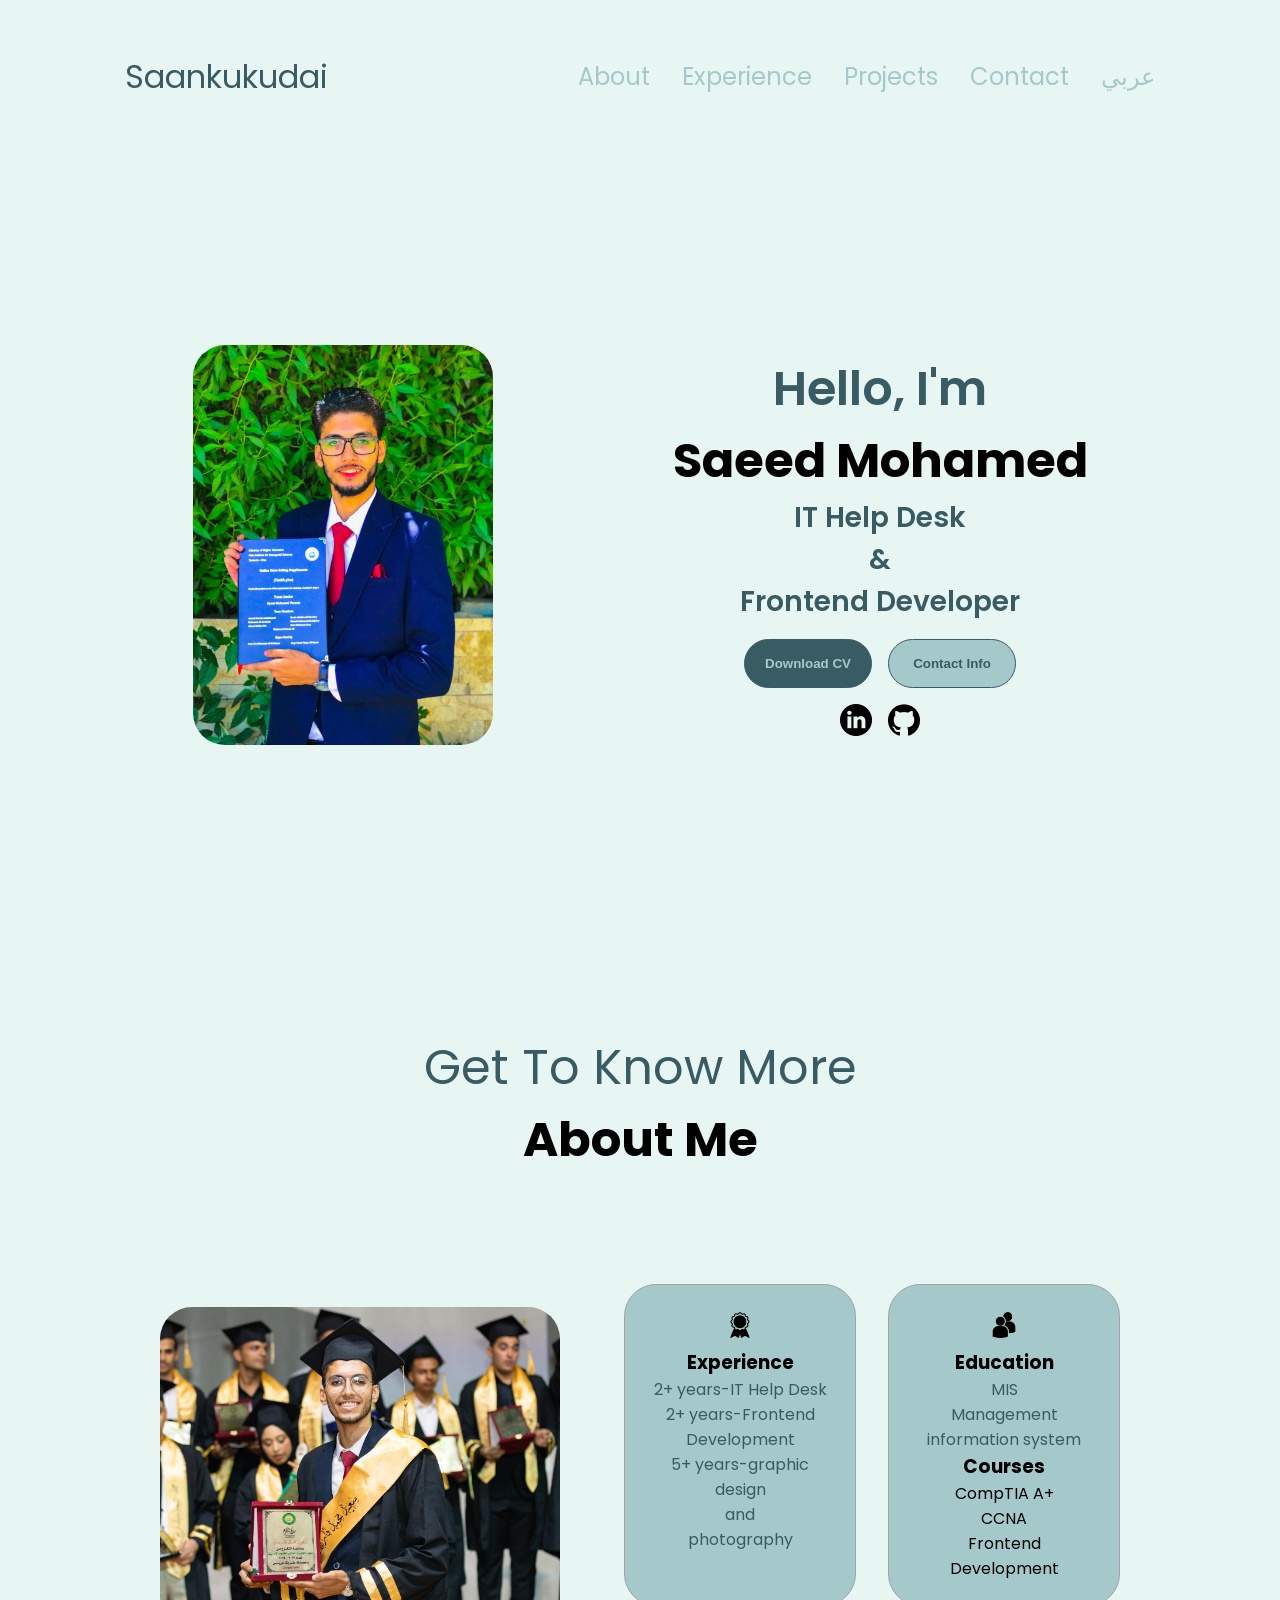
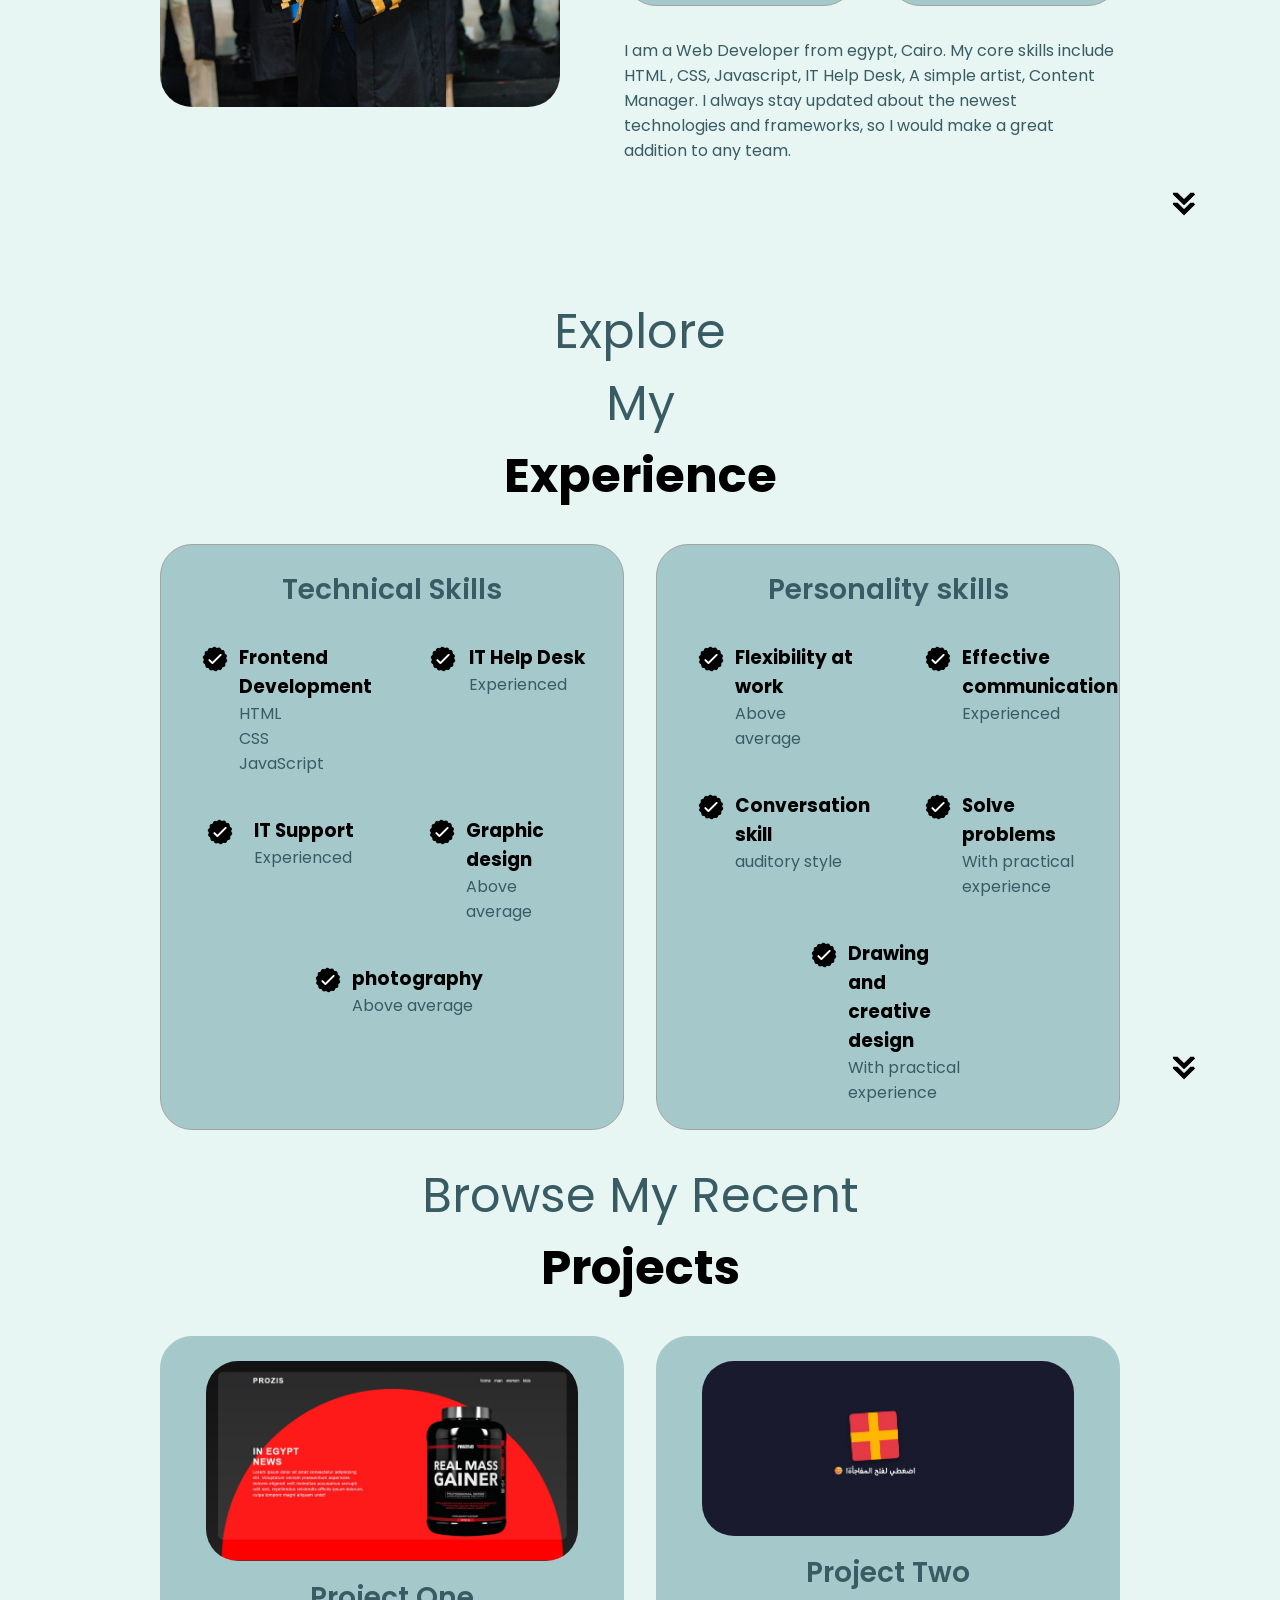
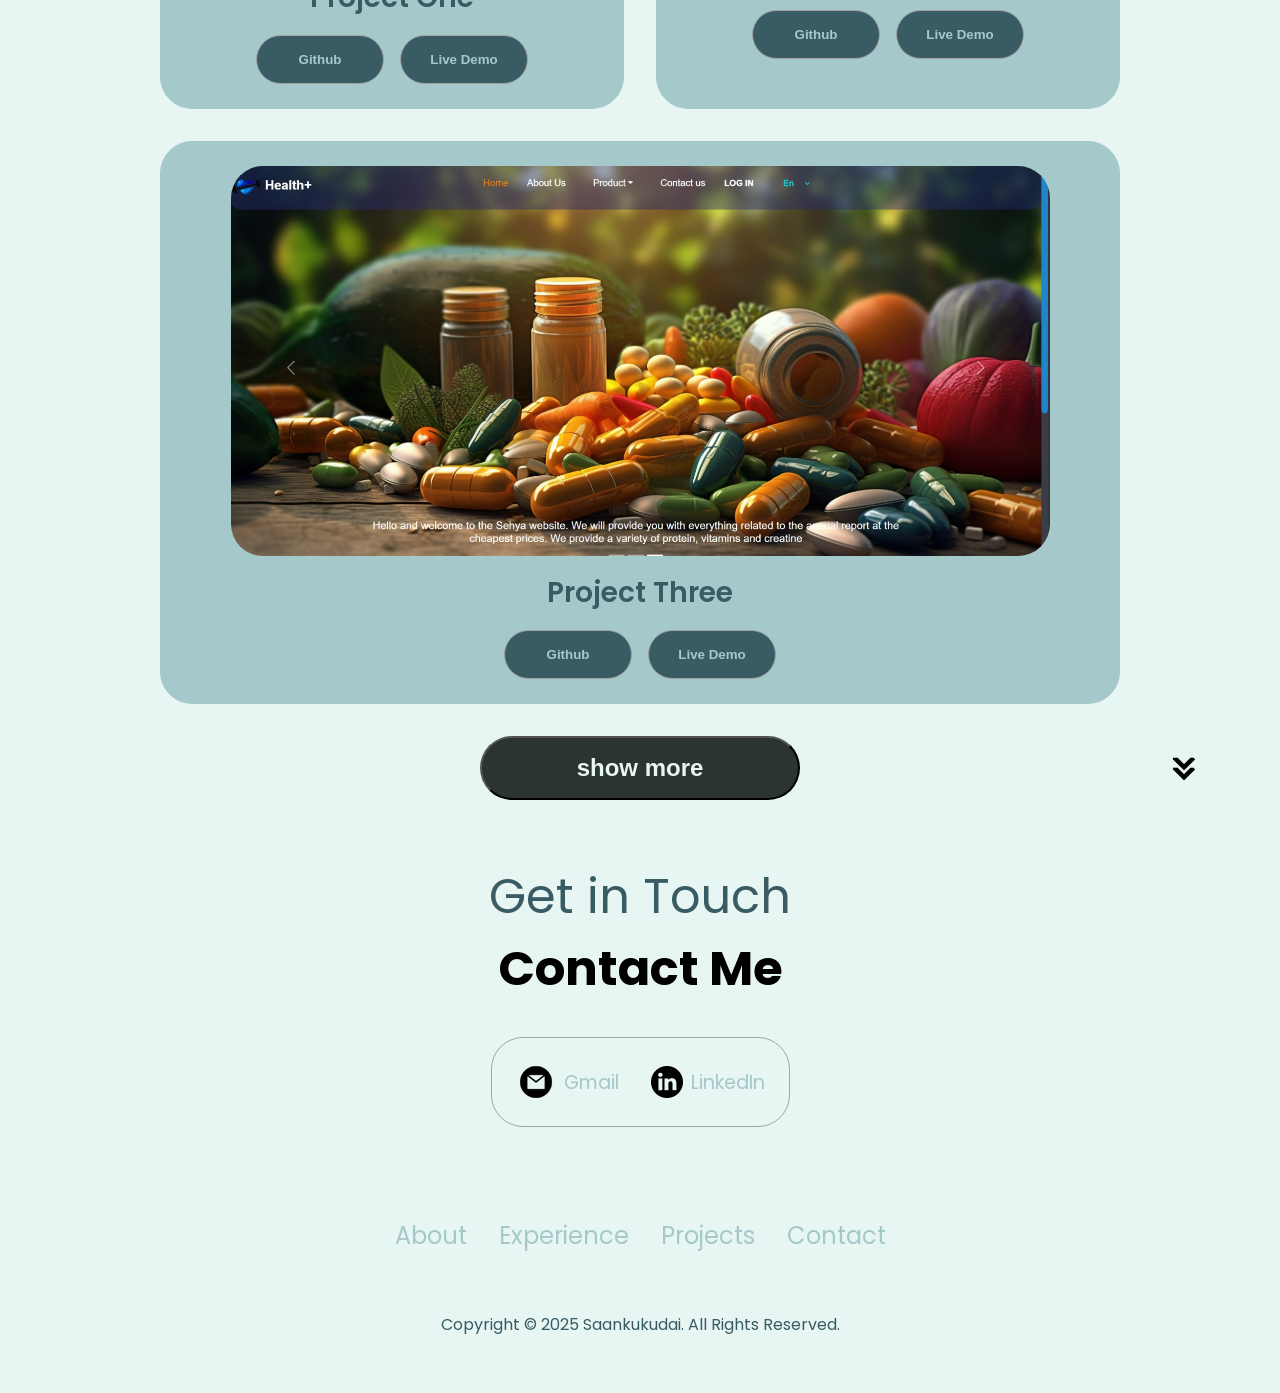
<file: index.html>
<!DOCTYPE html>
<html lang="en">
  <head>
    <meta charset="UTF-8" />
    <meta http-equiv="X-UA-Compatible" content="IE=edge" />
    <meta name="viewport" content="width=device-width, initial-scale=1.0" />
    <title>My Portfolio</title>
    <link rel="stylesheet" href="portofolio-2025.css" />
     <link rel="stylesheet" href="mediaqueries-portofolio-2025.css" />
  </head>
  <body>
    <nav id="desktop-nav">
      <div class="logo">Saankukudai</div>
      <div>
        <ul class="nav-links">
          <li><a  href="#about">About</a></li>
          <li><a  href="#experience">Experience</a></li>
          <li><a  href="#projects">Projects</a></li>
          <li><a  href="#contact">Contact</a></li>
          <li><a  href="portofolio-arbe.html">عربي</a></li>
        </ul>
      </div>
    </nav>
    <nav id="hamburger-nav">
      <div class="logo">Saeed Mohamed</div>
      <div class="hamburger-menu">
        <div class="hamburger-icon" onclick="toggleMenu()">
          <span></span>
          <span></span>
          <span></span>
        </div>
        <div class="menu-links">
          <li><a href="#about" onclick="toggleMenu()">About</a></li>
          <li><a href="#experience" onclick="toggleMenu()">Experience</a></li>
          <li><a href="#projects" onclick="toggleMenu()">Projects</a></li>
          <li><a href="#contact" onclick="toggleMenu()">Contact</a></li>
          <li><a href="portofolio-arbe.html" onclick="toggleMenu()">عربي</a></li>
        </div>
      </div>
    </nav>
    <section id="profile">
      <div class="section__pic-container">
        <img src="./assets/bookUp3.jpeg"
             alt="book-up-3"
             class="about-pic" />
      </div>
      <div class="section__text">
        <p class="section__text__p1">Hello, I'm</p>
        <h1 class="title">Saeed Mohamed</h1>
        <p class="section__text__p2">IT Help Desk <br>
          & <br>
          Frontend Developer</p>
        <div class="btn-container">
          <button
            class="btn btn-color-2"
            onclick="window.open('./assets/new cv.pdf')"
          >
            Download CV
          </button>
          <button class="btn btn-color-1" onclick="location.href='#contact'">
            Contact Info
          </button>
        </div>
        <div id="socials-container">
          <img
            src="./assets/linkedin.png"
            alt="My LinkedIn profile"
            class="icon"
            onclick="location.href='https://linkedin.com/in/saeed-mohamed-a37469385'"
          />
          <img
            src="./assets/github.png"
            alt="My Github profile"
            class="icon"
            onclick="location.href='https://github.com/Saankukudai'"
          />
        </div>
      </div>
    </section>
    <section id="about">
      <p class="section__text__p1">Get To Know More</p>
      <h1 class="title">About Me</h1>
      <div class="section-container">
        <div class="section__pic-container">
          <img
            src="./assets/alt5rg2.jpg"
            alt="Profile picture"
            class="about-pic"
          />
        </div>
        <div class="about-details-container">
          <div class="about-containers">
            <div class="details-container">
              <img
                src="./assets/experience.png"
                alt="Experience icon"
                class="icon"
              />
              <h3>Experience</h3>
              <p>2+ years-IT Help Desk</p>
              <p>2+ years-Frontend Development</p>
              <p>5+ years-graphic design <br>
                 and <br> photography</p>
            </div>
            <div class="details-container">
              <img
                src="./assets/education.png"
                alt="Education icon"
                class="icon"
              />
              <h3>Education</h3>
              <p>MIS <br>
                Management information system</p>
                <h3>Courses</h3>
                CompTIA A+<br>
                CCNA <br>
                Frontend Development
            </div>
          </div>
          <div class="text-container">
            <p>
              I am a Web Developer from egypt,
              Cairo. My core skills include HTML ,
              CSS, Javascript, IT Help Desk,
              A simple artist, Content Manager.
              I always stay updated about the newest
              technologies and frameworks, so I would
              make a great addition to any team.
            </p>
          </div>
        </div>
      </div>
      <img
        src="./assets/arrow.png"
        alt="Arrow icon"
        class="icon arrow"
        onclick="location.href='./#experience'"
      />
    </section>
    <section id="experience">
      <p class="section__text__p1">Explore <br> My</p>
      <h1 class="title">Experience</h1>
      <div class="experience-details-container">
        <div class="about-containers">
          <div class="details-container">
            <h2 class="experience-sub-title">Technical Skills</h2>
            <div class="article-container">
              <article>
                <img
                  src="./assets/checkmark.png"
                  alt="Experience icon"
                  class="icon"
                />
                <div>
                  <h3>Frontend Development</h3>
                  <p>HTML <br>CSS <br>JavaScript</p>
                </div>
              </article>
              <article>
                <img
                  src="./assets/checkmark.png"
                  alt="Experience icon"
                  class="icon"
                />
                <div>
                  <h3>IT Help Desk</h3>
                  <p>Experienced</p>
                </div>
              </article>
              <article>
                <img
                  src="./assets/checkmark.png"
                  alt="Experience icon"
                  class="icon"
                />
                <div>
                  <h3>IT Support</h3>
                  <p>Experienced</p>
                </div>
              </article>
              <article>
                <img
                  src="./assets/checkmark.png"
                  alt="Experience icon"
                  class="icon"
                />
                <div>
                  <h3>Graphic design</h3>
                  <p>Above average</p>
                </div>
              </article>
              <article>
                <img
                        src="./assets/checkmark.png"
                        alt="Experience icon"
                        class="icon"
                />
                <div>
                  <h3>photography</h3>
                  <p>Above average</p>
                </div>
              </article>

            </div>
          </div>
          <div class="details-container">
            <h2 class="experience-sub-title">Personality skills</h2>
            <div class="article-container">
              <article>
                <img
                  src="./assets/checkmark.png"
                  alt="Experience icon"
                  class="icon"
                />
                <div>
                  <h3>Flexibility at work</h3>
                  <p>Above average</p>
                </div>
              </article>
              <article>
                <img
                  src="./assets/checkmark.png"
                  alt="Experience icon"
                  class="icon"
                />
                <div>
                  <h3>Effective communication</h3>
                  <p>Experienced</p>
                </div>
              </article>
              <article>
                <img
                  src="./assets/checkmark.png"
                  alt="Experience icon"
                  class="icon"
                />
                <div>
                  <h3>Conversation skill</h3>
                  <p>auditory style</p>
                </div>
              </article>
              <article>
                <img
                  src="./assets/checkmark.png"
                  alt="Experience icon"
                  class="icon"
                />
                <div>
                  <h3>Solve problems</h3>
                  <p>With practical experience</p>
                </div>
              </article>
              <article>
                <img
                        src="./assets/checkmark.png"
                        alt="Experience icon"
                        class="icon"
                />
                <div>
                  <h3>Drawing and creative design</h3>
                  <p>With practical experience</p>
                </div>
              </article>
            </div>
          </div>
        </div>
      </div>
      <img
        src="./assets/arrow.png"
        alt="Arrow icon"
        class="icon arrow"
        onclick="location.href='./#projects'"
      />
    </section>
    <section id="projects">
      <p class="section__text__p1">Browse My Recent</p>
      <h1 class="title">Projects</h1>
      <div class="experience-details-container">
        <div class="about-containers">
          <div class="details-container color-container">
            <div class="article-container">
              <img
                src="./assets/projct%20(2).jpeg"
                alt="Project 1"
                class="project-img"
              />
            </div>
            <h2 class="experience-sub-title project-title">Project One</h2>
            <div class="btn-container">
              <button
                class="btn btn-color-2 project-btn"
                onclick="location.href='https://github.com/Saankukudai/protein-powder'"
              >
                Github
              </button>
              <button
                class="btn btn-color-2 project-btn"
                onclick="location.href='https://saankukudai.github.io/protein-powder/'"
              >
                Live Demo
              </button>
            </div>
          </div>
          <div class="details-container color-container">
            <div class="article-container">
              <img
                src="./assets/projct%20(6).jpeg"
                alt="Project 2"
                class="project-img"
              />
            </div>
            <h2 class="experience-sub-title project-title">Project Two</h2>
            <div class="btn-container">
              <button
                class="btn btn-color-2 project-btn"
                onclick="location.href='https://github.com/Saankukudai/HBD-sis-_-'"
              >
                Github
              </button>
              <button
                class="btn btn-color-2 project-btn"
                onclick="location.href='https://saankukudai.github.io/HBD-sis-_-/'"
              >
                Live Demo
              </button>
            </div>
          </div>
          <div class="details-container color-container">
            <div class="article-container">
              <img
                src="./assets/projct%20(4).jpeg"
                alt="Project 3"
                class="project-img"
              />
            </div>
            <h2 class="experience-sub-title project-title">Project Three</h2>
            <div class="btn-container">
              <button
                class="btn btn-color-2 project-btn"
                onclick="location.href='https://github.com/Saankukudai/Graduation-project-2024'"
              >
                Github
              </button>
              <button
                class="btn btn-color-2 project-btn"
                onclick="location.href='https://saankukudai.github.io/Graduation-project-2024/'"
              >
                Live Demo
              </button>
            </div>
          </div>
        </div>
      </div>
      <center>
      <button class="show-more" onclick="location.href='https://saankukudai.github.io/my-pintrist-projects/'" >
        show more
      </button>
      </center>
      <br>
      <img
        src="./assets/arrow.png"
        alt="Arrow icon"
        class="icon arrow"
        onclick="location.href='./#contact'"
      />
    </section>
    <section id="contact">
      <p class="section__text__p1">Get in Touch</p>
      <h1 class="title">Contact Me</h1>
      <div class="contact-info-upper-container">
        <div class="contact-info-container">
          <img
            src="./assets/email.png"
            alt="Email icon"
            class="icon contact-icon email-icon"
          />
          <p><a href="https://mail.google.com/mail/u/1/?view=cm&fs=1&to=saeed20171113@gmail.com&tf=1">Gmail</a></p>
        </div>
        <div class="contact-info-container">
          <img
            src="./assets/linkedin.png"
            alt="LinkedIn icon"
            class="icon contact-icon"
          />
          <p><a href="https://www.linkedin.com/in/saeed-mohamed-a37469385/">LinkedIn</a></p>
        </div>
      </div>
    </section>
    <footer>
      <nav>
        <div class="nav-links-container">
          <ul class="nav-links">
            <li><a href="#about">About</a></li>
            <li><a href="#experience">Experience</a></li>
            <li><a href="#projects">Projects</a></li>
            <li><a href="#contact">Contact</a></li>
          </ul>
        </div>
      </nav>
      <p>Copyright &#169; 2025 Saankukudai. All Rights Reserved.</p>
    </footer>
    <script src="script.js"></script>
  </body>
</html>
</file>
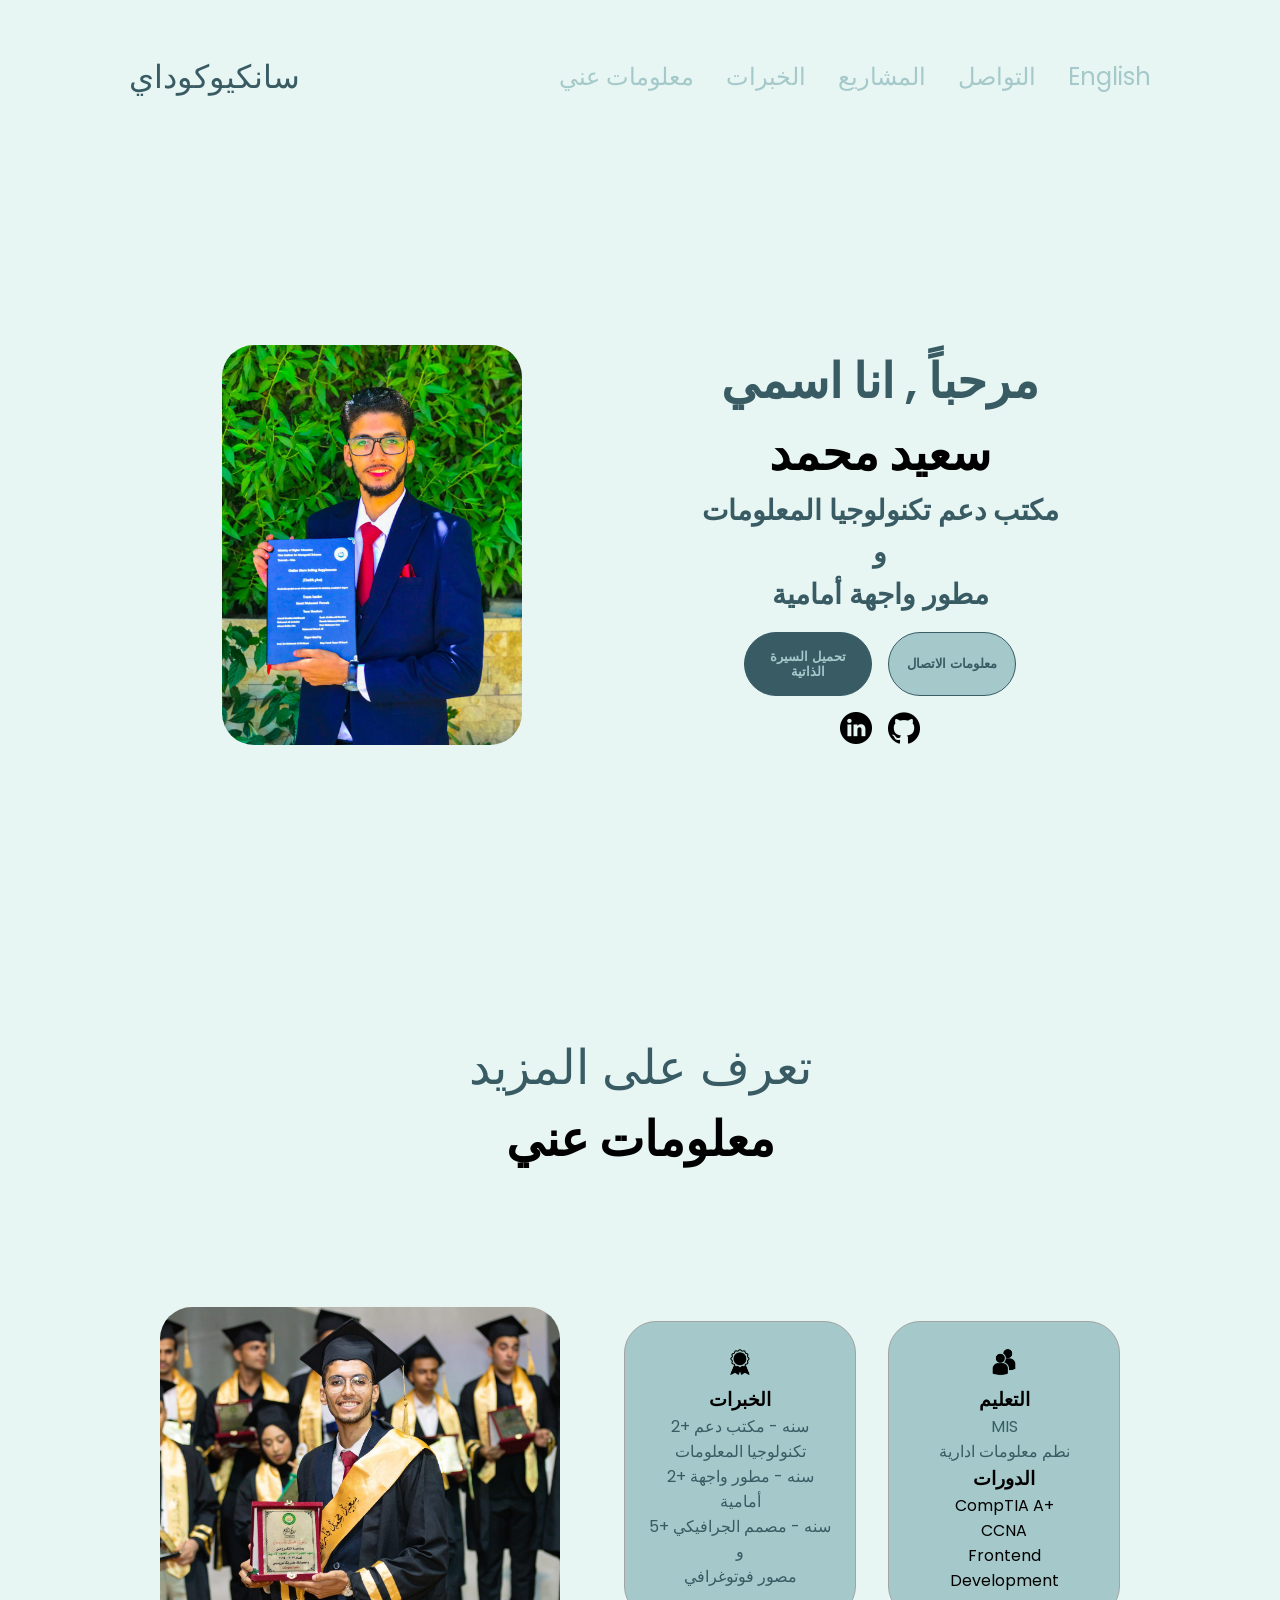
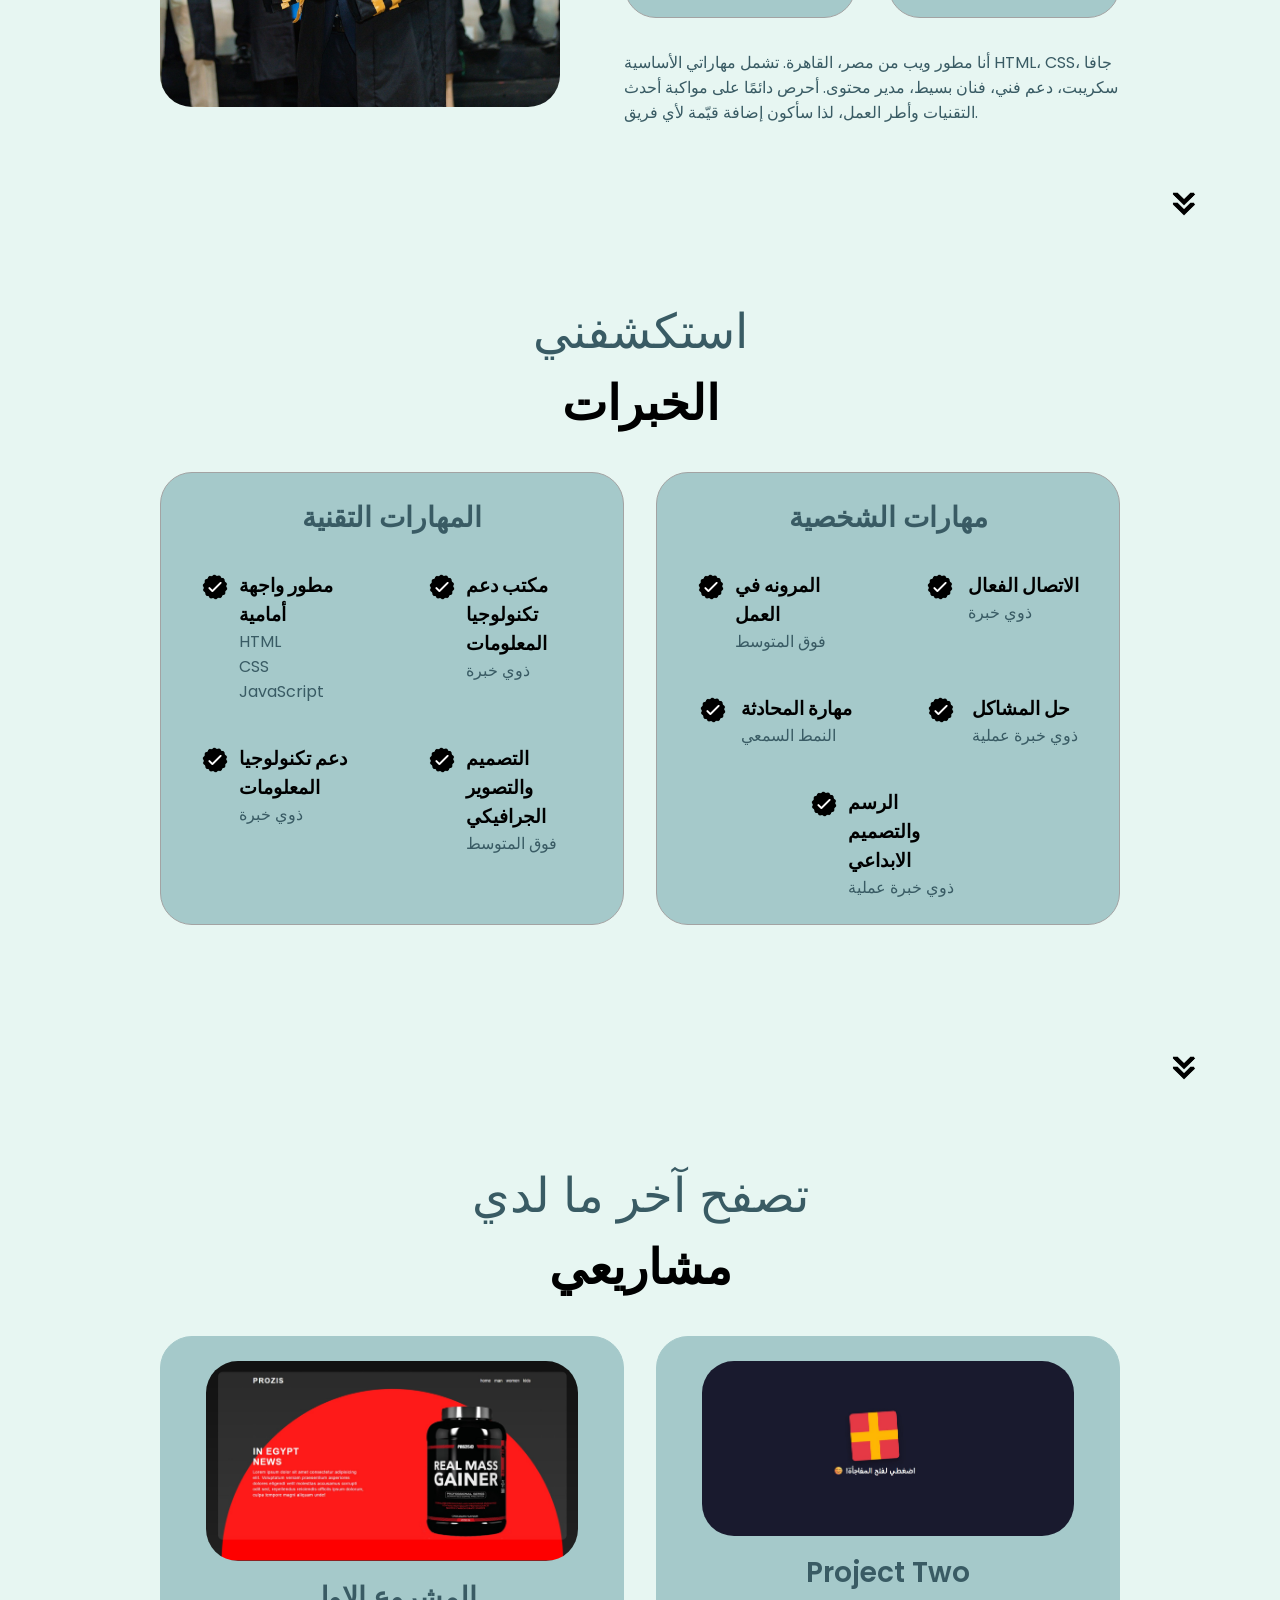
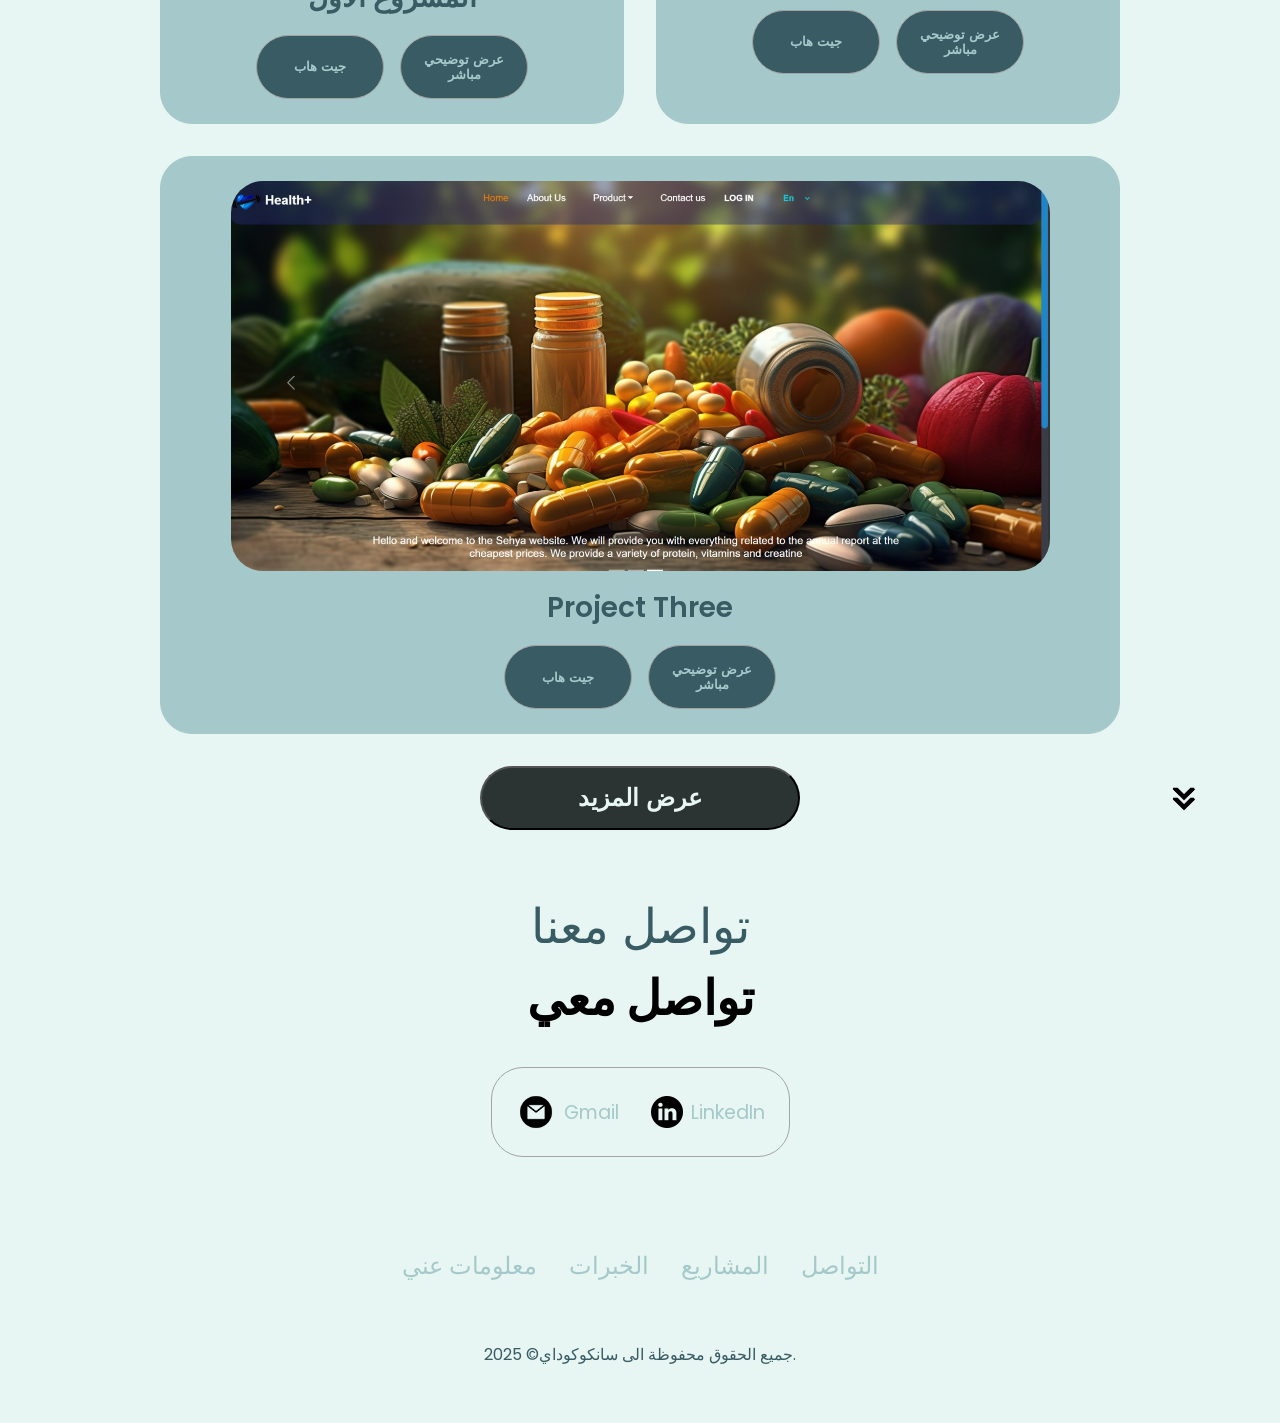
<file: portofolio-arbe.html>
<!DOCTYPE html>
<html lang="en">
  <head>
    <meta charset="UTF-8" />
    <meta http-equiv="X-UA-Compatible" content="IE=edge" />
    <meta name="viewport" content="width=device-width, initial-scale=1.0" />
    <title>My Portfolio 2025</title>
    <link rel="stylesheet" href="portofolio-2025.css" />
     <link rel="stylesheet" href="mediaqueries-portofolio-2025.css" />
  </head>
  <body>
    <nav id="desktop-nav">
      <div  class="logo">سانكيوكوداي</div>
      <div>
        <ul class="nav-links">
          <li><a  href="#about">معلومات عني</a></li>
          <li><a  href="#experience">الخبرات</a></li>
          <li><a  href="#projects">المشاريع</a></li>
          <li><a  href="#contact">التواصل</a></li>
          <li><a  href="index.html">English</a></li>
        </ul>
      </div>
    </nav>
    <nav id="hamburger-nav">
      <div class="logo">سعيد محمد</div>
      <div class="hamburger-menu">
        <div class="hamburger-icon" onclick="toggleMenu()">
          <span></span>
          <span></span>
          <span></span>
        </div>
        <div class="menu-links">
          <li><a href="#about" onclick="toggleMenu()">معلومات عني</a></li>
          <li><a href="#experience" onclick="toggleMenu()">الخبرات</a></li>
          <li><a href="#projects" onclick="toggleMenu()">المشاريع</a></li>
          <li><a href="#contact" onclick="toggleMenu()">التواصل</a></li>
          <li><a href="index.html" onclick="toggleMenu()">English</a></li>
        </div>
      </div>
    </nav>
    <section id="profile">
      <div class="section__pic-container">
        <img src="./assets/bookUp3.jpeg"
             alt="book-up-3"
             class="about-pic" />
      </div>
      <div class="section__text">
        <p class="section__text__p1">مرحباً , انا اسمي</p>
        <h1 class="title">سعيد محمد</h1>
        <p class="section__text__p2">مكتب دعم تكنولوجيا المعلومات<br>
          و <br>
          مطور واجهة أمامية</p>
        <div class="btn-container">
          <button
            class="btn btn-color-2"
            onclick="window.open('./assets/new cv.pdf')"
          >
            تحميل السيرة الذاتية
          </button>
          <button class="btn btn-color-1"
                  onclick="location.href='#contact'">
            معلومات الاتصال
          </button>
        </div>
        <div id="socials-container">
          <img
            src="./assets/linkedin.png"
            alt="My LinkedIn profile"
            class="icon"
            onclick="location.
            href='https://linkedin.com/in/saeed-mohamed-a37469385'"
          />
          <img
            src="./assets/github.png"
            alt="My Github profile"
            class="icon"
            onclick="location.
            href='https://github.com/Saankukudai'"
          />
        </div>
      </div>
    </section>
    <section id="about">
      <p class="section__text__p1">تعرف على المزيد</p>
      <h1 class="title">معلومات عني</h1>
      <div class="section-container">
        <div class="section__pic-container">
          <img
            src="./assets/alt5rg2.jpg"
            alt="Profile picture"
            class="about-pic"
          />
        </div>
        <div class="about-details-container">
          <div class="about-containers">
            <div class="details-container">
              <img
                src="./assets/experience.png"
                alt="Experience icon"
                class="icon"
              />
              <h3>الخبرات</h3>
              <p>2+ سنه - مكتب دعم تكنولوجيا المعلومات</p>
              <p>2+ سنه - مطور واجهة أمامية</p>
              <p>5+ سنه - مصمم الجرافيكي<br>
                 و  <br> مصور فوتوغرافي</p>
            </div>
            <div class="details-container">
              <img
                src="./assets/education.png"
                alt="Education icon"
                class="icon"
              />
              <h3>التعليم</h3>
              <p>MIS <br>
                نطم معلومات ادارية</p>
                <h3>الدورات</h3>
                CompTIA A+<br>
                CCNA <br>
                Frontend Development
            </div>
          </div>
          <div class="text-container">
            <p>
              أنا مطور ويب من مصر،
              القاهرة. تشمل مهاراتي الأساسية HTML،
              CSS، جافا سكريبت، دعم فني،
              فنان بسيط، مدير محتوى.
              أحرص دائمًا على مواكبة أحدث التقنيات
              وأطر العمل، لذا
              سأكون إضافة قيّمة لأي فريق.
            </p>
          </div>
        </div>
      </div>
      <img
        src="./assets/arrow.png"
        alt="Arrow icon"
        class="icon arrow"
        onclick="location.href='./#experience'"
      />
    </section>
    <section id="experience">
      <p class="section__text__p1"> استكشفني </p>
      <h1 class="title">الخبرات</h1>
      <div class="experience-details-container">
        <div class="about-containers">
          <div class="details-container">
            <h2 class="experience-sub-title">المهارات التقنية</h2>
            <div class="article-container">
              <article>
                <img
                  src="./assets/checkmark.png"
                  alt="Experience icon"
                  class="icon"
                />
                <div>
                  <h3>مطور واجهة أمامية</h3>
                  <p>HTML <br>CSS <br>JavaScript</p>
                </div>
              </article>
              <article>
                <img
                  src="./assets/checkmark.png"
                  alt="Experience icon"
                  class="icon"
                />
                <div>
                  <h3>مكتب دعم تكنولوجيا المعلومات</h3>
                  <p>ذوي خبرة</p>
                </div>
              </article>
              <article>
                <img
                  src="./assets/checkmark.png"
                  alt="Experience icon"
                  class="icon"
                />
                <div>
                  <h3>دعم تكنولوجيا المعلومات</h3>
                  <p>ذوي خبرة</p>
                </div>
              </article>
              <article>
                <img
                  src="./assets/checkmark.png"
                  alt="Experience icon"
                  class="icon"
                />
                <div>
                  <h3>التصميم والتصوير الجرافيكي</h3>
                  <p>فوق المتوسط</p>
                </div>
              </article>
            </div>
          </div>
          <div class="details-container">
            <h2 class="experience-sub-title">مهارات الشخصية</h2>
            <div class="article-container">
              <article>
                <img
                  src="./assets/checkmark.png"
                  alt="Experience icon"
                  class="icon"
                />
                <div>
                  <h3>المرونه في العمل</h3>
                  <p>فوق المتوسط</p>
                </div>
              </article>
              <article>
                <img
                  src="./assets/checkmark.png"
                  alt="Experience icon"
                  class="icon"
                />
                <div>
                  <h3>الاتصال الفعال</h3>
                  <p>ذوي خبرة</p>
                </div>
              </article>
              <article>
                <img
                  src="./assets/checkmark.png"
                  alt="Experience icon"
                  class="icon"
                />
                <div>
                  <h3>مهارة المحادثة</h3>
                  <p>النمط السمعي</p>
                </div>
              </article>
              <article>
                <img
                  src="./assets/checkmark.png"
                  alt="Experience icon"
                  class="icon"
                />
                <div>
                  <h3>حل المشاكل</h3>
                  <p>ذوي خبرة عملية</p>
                </div>
              </article>
              <article>
                <img
                        src="./assets/checkmark.png"
                        alt="Experience icon"
                        class="icon"
                />
                <div>
                  <h3>الرسم والتصميم الابداعي</h3>
                  <p>ذوي خبرة عملية</p>
                </div>
              </article>
            </div>
          </div>
        </div>
      </div>
      <img
        src="./assets/arrow.png"
        alt="Arrow icon"
        class="icon arrow"
        onclick="location.href='./#projects'"
      />
    </section>
    <section id="projects">
      <p class="section__text__p1">تصفح آخر ما لدي</p>
      <h1 class="title">مشاريعي</h1>
      <div class="experience-details-container">
        <div class="about-containers">
          <div class="details-container color-container">
            <div class="article-container">
              <img
                src="./assets/projct%20(2).jpeg"
                alt="Project 1"
                class="project-img"
              />
            </div>
            <h2 class="experience-sub-title project-title">المشروع الاول</h2>
            <div class="btn-container">
              <button
                class="btn btn-color-2 project-btn"
                onclick="location.href='https://github.com/Saankukudai/protein-powder'"
              >
                جيت هاب
              </button>
              <button
                class="btn btn-color-2 project-btn"
                onclick="location.href='https://saankukudai.github.io/protein-powder/'"
              >
                عرض توضيحي مباشر
              </button>
            </div>
          </div>
          <div class="details-container color-container">
            <div class="article-container">
              <img
                src="./assets/projct%20(6).jpeg"
                alt="Project 2"
                class="project-img"
              />
            </div>
            <h2 class="experience-sub-title project-title">Project Two</h2>
            <div class="btn-container">
              <button
                class="btn btn-color-2 project-btn"
                onclick="location.href='https://github.com/Saankukudai/HBD-sis-_-'"
              >
                جيت هاب
              </button>
              <button
                class="btn btn-color-2 project-btn"
                onclick="location.href='https://saankukudai.github.io/HBD-sis-_-/'"
              >
                عرض توضيحي مباشر
              </button>
            </div>
          </div>
          <div class="details-container color-container">
            <div class="article-container">
              <img
                src="./assets/projct%20(4).jpeg"
                alt="Project 3"
                class="project-img"
              />
            </div>
            <h2 class="experience-sub-title project-title">Project Three</h2>
            <div class="btn-container">
              <button
                class="btn btn-color-2 project-btn"
                onclick="location.href='https://github.com/Saankukudai/Graduation-project-2024'"
              >
                جيت هاب
              </button>
              <button
                class="btn btn-color-2 project-btn"
                onclick="location.href='https://saankukudai.github.io/Graduation-project-2024/'"
              >
                عرض توضيحي مباشر
              </button>
            </div>
          </div>
        </div>
      </div>
      <center>
      <button class="show-more" onclick="location.href='https://saankukudai.github.io/my-pintrist-projects/'" >
        عرض المزيد
      </button>
      </center>
      <br>
      <img
        src="./assets/arrow.png"
        alt="Arrow icon"
        class="icon arrow"
        onclick="location.href='./#contact'"
      />
    </section>
    <section id="contact">
      <p class="section__text__p1">تواصل معنا</p>
      <h1 class="title">تواصل معي</h1>
      <div class="contact-info-upper-container">
        <div class="contact-info-container">
          <img
            src="./assets/email.png"
            alt="Email icon"
            class="icon contact-icon email-icon"
          />
          <p><a href="https://mail.google.com/mail/u/1/?view=cm&fs=1&to=saeed20171113@gmail.com&tf=1">Gmail</a></p>
        </div>
        <div class="contact-info-container">
          <img
            src="./assets/linkedin.png"
            alt="LinkedIn icon"
            class="icon contact-icon"
          />
          <p><a href="https://www.linkedin.com/in/saeed-mohamed-a37469385/">LinkedIn</a></p>
        </div>
      </div>
    </section>
    <footer>
      <nav>
        <div class="nav-links-container">
          <ul class="nav-links">
            <li><a href="#about">معلومات عني</a></li>
            <li><a href="#experience">الخبرات</a></li>
            <li><a href="#projects">المشاريع</a></li>
            <li><a href="#contact">التواصل</a></li>
          </ul>
        </div>
      </nav>
      <p>جميع الحقوق محفوظة الى سانكوكوداي&#169; 2025.</p>
    </footer>
    <script src="script.js"></script>
  </body>
</html>
</file>
<file: portofolio-2025.css>
/* GENERAL */

@import url("https://fonts.googleapis.com/css2?family=Poppins:wght@300;400;500;600&display=swap");

* {
  margin: 0;
  padding: 0;
}
:root {
  --bg-color:  #E7F6F2;
  --second-bg-color: #A5C9CA;
  --text-color: #395B64;
  --main-color:#2C3333;
}

body {
  background-color: var(--bg-color);
  font-family: "Poppins", sans-serif;
}

html {
  scroll-behavior: smooth;
}

p {
  color: var(--text-color);
}

/* TRANSITION */

a,
.btn {
  color: var(--second-bg-color);
  transition: all 300ms ease;
}

/* DESKTOP NAV */

nav,
.nav-links {
  display: flex;
}

nav {
  justify-content: space-around;
  align-items: center;
  height: 17vh;
}

.nav-links {
  gap: 2rem;
  list-style: none;
  font-size: 1.5rem;
}

a {
  color:var(--second-bg-color);
  text-decoration: none;
  text-decoration-color: white;
}

a:hover {
  color: var(--text-color);
  text-decoration: underline;
  text-underline-offset: 1rem;
  text-decoration-color: rgb(181, 181, 181);
}

.logo {
  color: var(--text-color);
  font-size: 2rem;
}

.logo:hover {
  cursor: default;
}

/* HAMBURGER MENU */

#hamburger-nav {
  display: none;
}

.hamburger-menu {
  position: relative;
  display: inline-block;
}

.hamburger-icon {
  display: flex;
  flex-direction: column;
  justify-content: space-between;
  height: 24px;
  width: 30px;
  cursor: pointer;
}

.hamburger-icon span {
  width: 100%;
  height: 2px;
  background-color: var(--text-color);
  transition: all 0.3 ease-in-out;
}

.menu-links {
  position: absolute;
  top: 100%;
  right: 0;
  background-color:var(--second-bg-color);
  width: fit-content;
  max-height: 0;
  overflow: hidden;
  transition: all 0.3 ease-in-out;
}

.menu-links a {
  display: block;
  padding: 10px;
  text-align: center;
  font-size: 1.5rem;
  color: var(--text-color);
  text-decoration: none;
  transition: all 0.3 ease-in-out;
}

.menu-links li {
  list-style: none;
}

.menu-links.open {
  max-height: 300px;
}

.hamburger-icon.open span:first-child {
  transform: rotate(45deg) translate(10px, 5px);
}

.hamburger-icon.open span:nth-child(2) {
  opacity: 0;
}

.hamburger-icon.open span:last-child {
  transform: rotate(-45deg) translate(10px, -5px);
}

.hamburger-icon span:first-child {
  transform: none;
}

.hamburger-icon span:first-child {
  opacity: 1;
}

.hamburger-icon span:first-child {
  transform: none;
}
/* SECTIONS */

section {
  padding-top: 4vh;
  height: 96vh;
  margin: 0 10rem;
  box-sizing: border-box;
  min-height: fit-content;
}

.section-container {
  display: flex;
}

/* PROFILE SECTION */

#profile {
  display: flex;
  justify-content: center;
  gap: 5rem;
  height: 80vh;
}

.section__pic-container {
  display: flex;
  height: 400px;
  width: 400px;
  margin: auto 0;
}

.section__text {
  align-self: center;
  text-align: center;
}

.section__text p {
  font-weight: 600;
}

.section__text__p1 {
  text-align: center;
  font-size: 3rem;
}

.section__text__p2 {
  font-size: 1.75rem;
  margin-bottom: 1rem;
}

.title {
  font-size: 3rem;
  text-align: center;
}

#socials-container {
  display: flex;
  justify-content: center;
  margin-top: 1rem;
  gap: 1rem;
}

/* ICONS */

.icon {
  cursor: pointer;
  height: 2rem;
}

/* BUTTONS */

.btn-container {
  display: flex;
  justify-content: center;
  gap: 1rem;
}

.btn {
  font-weight: 600;
  transition: all 300ms ease;
  padding: 1rem;
  width: 8rem;
  border-radius: 2rem;
}

.btn-color-1,
.btn-color-2 {
  border: var(--text-color) 0.1rem solid;

}

.btn-color-1:hover,
.btn-color-2:hover {
  cursor: pointer;
}

.btn-color-1,
.btn-color-2:hover {
  background: var(--second-bg-color);
  color: var(--text-color);
}

.btn-color-1:hover {
  background: var(--main-color);
}

.btn-color-2 {
  background: var(--text-color);
}

.btn-color-2:hover {
  border: var(--text-color) 0.1rem solid;
}

.btn-container {
  gap: 1rem;
}
.show-more {
  font-weight: 600;
  font-size: 1.5rem;
  /*transition: all 300ms ease;*/
  padding: 1rem;
  width: 20rem;
  border-radius: 2rem;
  text-align: center;
  background: var(--main-color);
  color: var(--bg-color);
}
 .show-more:hover {
   cursor: pointer;
   border: var(--text-color) 0.1rem solid;
   background: var(--text-color);
 }


/* ABOUT SECTION */

#about {
  position: relative;
}

.about-containers {
  gap: 2rem;
  margin-bottom: 2rem;
  margin-top: 2rem;
}

.about-details-container {
  justify-content: center;
  flex-direction: column;
}

.about-containers,
.about-details-container {
  display: flex;
}

.about-pic {
  border-radius: 2rem;
}

.arrow {
  position: absolute;
  right: -5rem;
  bottom: 2.5rem;
}

.details-container {
  padding: 1.5rem;
  flex: 1;
  background:var(--second-bg-color);
  border-radius: 2rem;
  border: rgb(53, 53, 53) 0.1rem solid;
  border-color: rgb(163, 163, 163);
  text-align: center;
}

.section-container {
  gap: 4rem;
  height: 80%;
}

.section__pic-container {
  height: 400px;
  width: 400px;
  margin: auto 0;
}

/* EXPERIENCE SECTION */

#experience {
  position: relative;
}

.experience-sub-title {
  color:var(--text-color);
  font-weight: 600;
  font-size: 1.75rem;
  margin-bottom: 2rem;
}

.experience-details-container {
  display: flex;
  justify-content: center;
  flex-direction: column;
}

.article-container {
  display: flex;
  text-align: initial;
  flex-wrap: wrap;
  flex-direction: row;
  gap: 2.5rem;
  justify-content: space-around;
}

article {
  display: flex;
  width: 10rem;
  justify-content: space-around;
  gap: 0.5rem;
}

article .icon {
  cursor: default;
}

/* PROJECTS SECTION */

#projects {
  position: relative;
}

.color-container {
  border-color: var(--second-bg-color);
  background: var(--second-bg-color);
}

.project-img {
  border-radius: 2rem;
  width: 90%;
  height: 90%;
}

.project-title {
  margin: 1rem;
  color: var(--text-color);
}

.project-btn {
  color: var(--second-bg-color);
  border-color: rgb(163, 163, 163);
}

.show-more{
  align-content: center;
}

/* CONTACT */

#contact {
  display: flex;
  justify-content: center;
  flex-direction: column;
  height: 70vh;
}

.contact-info-upper-container {
  display: flex;
  justify-content: center;
  border-radius: 2rem;
  border: rgb(53, 53, 53) 0.1rem solid;
  border-color: rgb(163, 163, 163);
  background: var(250, 250, 250);
  margin: 2rem auto;
  padding: 0.5rem;
}

.contact-info-container {
  display: flex;
  align-items: center;
  justify-content: center;
  gap: 0.5rem;
  margin: 1rem;
}

.contact-info-container p {
  font-size: larger;
}

.contact-icon {
  cursor: default;
}

.email-icon {
  height: 2.5rem;
}

/* FOOTER SECTION */

footer {
  height: 26vh;
  margin: 0 1rem;
}

footer p {
  text-align: center;
}
</file>
<file: mediaqueries-portofolio-2025.css>
@media screen and (max-width: 1400px) {
  #profile {
    height: 83vh;
    margin-bottom: 6rem;
  }
  .about-containers {
    flex-wrap: wrap;
  }
  #contact,
  #projects {
    height: fit-content;
  }
}

@media screen and (max-width: 1200px) {
  #desktop-nav {
    display: none;
  }
  #hamburger-nav {
    display: flex;
  }
  #experience,
  .experience-details-container {
    margin-top: 2rem;
  }
  #profile,
  .section-container {
    display: block;
  }
  .arrow {
    display: none;
  }
  section,
  .section-container {
    height: fit-content;
  }
  section {
    margin: 0 5%;
  }
  .section__pic-container {
    width: 275px;
    height: 275px;
    margin: 0 auto 2rem;
  }
  .about-containers {
    margin-top: 0;
  }
}

@media screen and (max-width: 600px) {
  #contact,
  footer {
    height: 40vh;
  }
  #profile {
    height: 83vh;
    margin-bottom: 0;
  }
  article {
    font-size: 1rem;
  }
  footer nav {
    height: fit-content;
    margin-bottom: 2rem;
  }
  .about-containers,
  .contact-info-upper-container,
  .btn-container {
    flex-wrap: wrap;
  }
  .contact-info-container {
    margin: 0;
  }
  .contact-info-container p,
  .nav-links li a {
    font-size: 1rem;
  }
  .experience-sub-title {
    font-size: 1.25rem;
  }
  .logo {
    font-size: 1.5rem;
  }
  .nav-links {
    flex-direction: column;
    gap: 0.5rem;
    text-align: center;
  }
  .section__pic-container {
    width: auto;
    height: 46vw;
    justify-content: center;
  }
  .section__text__p2 {
    font-size: 1.25rem;
  }
  .title {
    font-size: 2rem;
  }
  .text-container {
    text-align: justify;
  }
}
</file>
